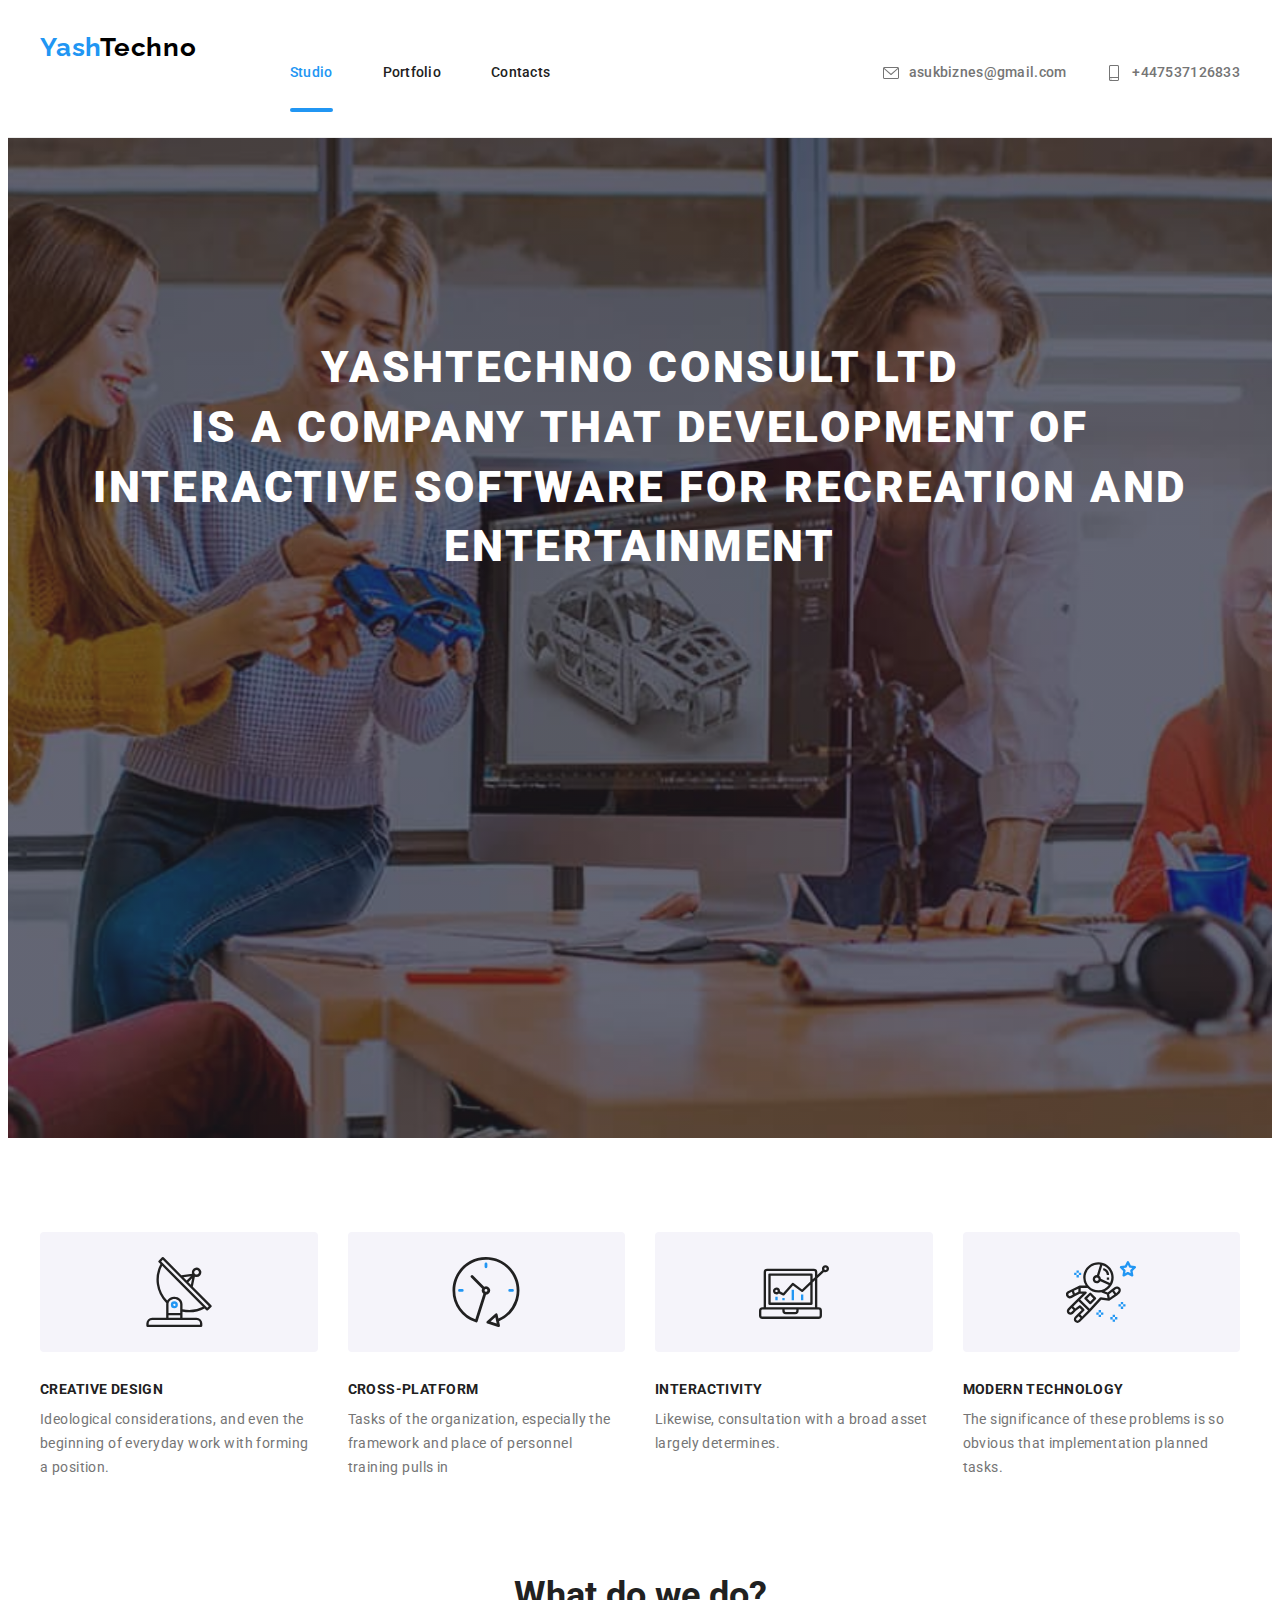
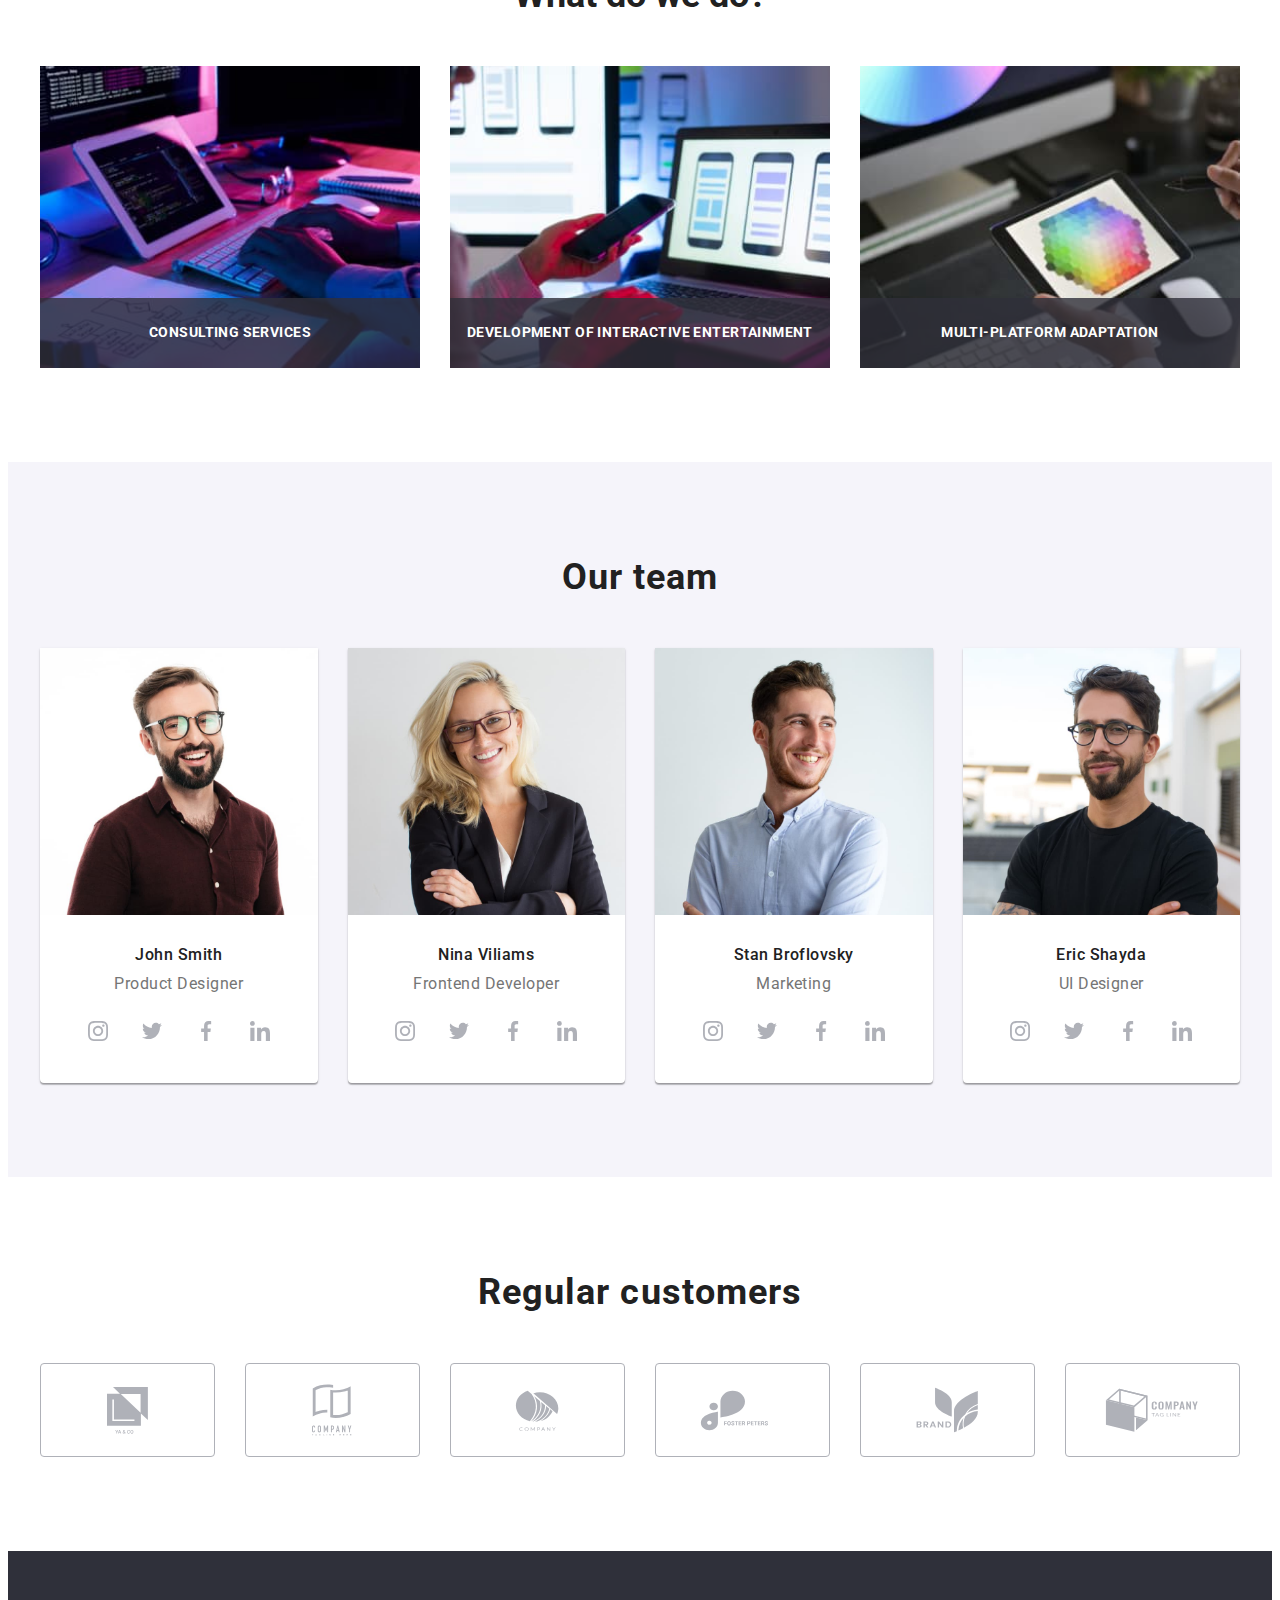
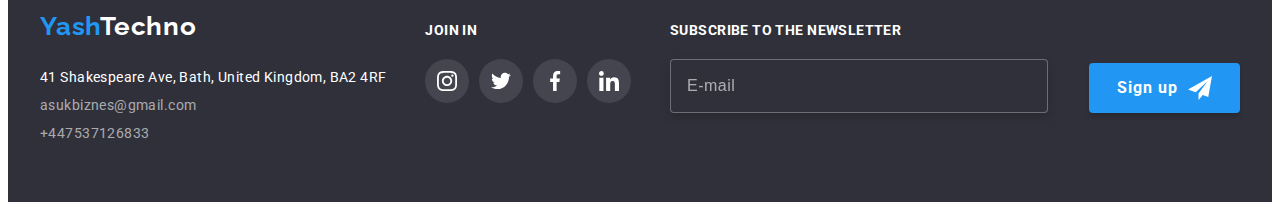
<file: index.html>
<!DOCTYPE html>
<html lang="en">

<head>
  <meta charset="UTF-8">
  <meta http-equiv="X-UA-Compatible" content="IE=edge">
  <meta name="viewport" content="width=device-width, initial-scale=1.0">
  <title>YASH TECHNO</title>
  <link rel="preconnect" href="https://fonts.googleapis.com">
  <link rel="preconnect" href="https://fonts.gstatic.com" crossorigin>
  <link href="https://fonts.googleapis.com/css2?family=Raleway:wght@700&family=Roboto:wght@400;500;700;900&display=swap"
    rel="stylesheet">
  <link rel="stylesheet" href="https://cdnjs.cloudflare.com/ajax/libs/modern-normalize/1.1.0/modern-normalize.min.css"
    integrity="sha512-wpPYUAdjBVSE4KJnH1VR1HeZfpl1ub8YT/NKx4PuQ5NmX2tKuGu6U/JRp5y+Y8XG2tV+wKQpNHVUX03MfMFn9Q=="
    crossorigin="anonymous" referrerpolicy="no-referrer" />
  <link rel="stylesheet" href="./css/main.min.css">
</head>

<body>

  <!--Шапка-->

  <header class="header">
    <div class="container">
      <a href="./index.html" class="logo header__logo" lang="en" rel="noreferrer noopener">Yash<span
          class="logo__span logo__span--black-color">Techno</span>
      </a>
      <button type="button" aria-expanded="false" aria-controls="mobile-menu" class="menu-open js-open-menu">
        <svg width="40" height="40">
          <use href="./images/icons.svg#icon-menu-mob"></use>
        </svg>
      </button>
      <div class="menu-container js-menu-container" id="mobile-menu">
        <button type="button" class="menu-close js-close-menu">
          <svg width="40" height="40">
            <use href="./images/icons.svg#icon-close-mob"></use>
          </svg>
        </button>
        <nav class="mobile-navigation">
          <ul class="mobile-navigation__list">
            <li class="mobile-navigation__items"><a href="./index.html"
                class="mobile-navigation__link mobile-current">Studio</a></li>
            <li class="mobile-navigation__items"><a href="./portfolio.html"
                class="mobile-navigation__link">Portfolio</a></li>
            <li class="mobile-navigation__items"><a href="#contacts" class="mobile-navigation__link">Contacts</a></li>
          </ul>
        </nav>
        <div>
          <ul class="mobile-connection">
            <li class="mobile-connection__item"><a href="tel:+380961111111" class="mobile-connection__tel">
              +447537126833</a></li>
            <li class="mobile-connection__item"><a href="mailto:info@devstudio.com" class="mobile-connection__mail">
                asukbiznes@gmail.com</a></li>
          </ul>
          <ul class="mobile-social">
            <li class="mobile-social__item">
              <a href="" class="mobile-social__link">Instagram</a>
            </li>
            <li class="mobile-social__item">
              <a href="" class="mobile-social__link">Twitter</a>
            </li>
            <li class="mobile-social__item">
              <a href="" class="mobile-social__link">Facebook</a>
            </li>
            <li class="mobile-social__item">
              <a href="" class="mobile-social__link">LinkedIn</a>
            </li>
          </ul>
        </div>
      </div>
      <nav class="navigation">
        <ul class="navigation__list">
          <li class="navigation__items"><a href="./index.html" class="navigation__link current">Studio</a></li>
          <li class="navigation__items"><a href="./portfolio.html" class="navigation__link">Portfolio</a></li>
          <li class="navigation__items"><a href="#contacts" class="navigation__link">Contacts</a></li>
        </ul>
      </nav>
      <ul class="connection">
        <li class="connection__mail"><a href="mailto:info@devstudio.com" class="connection__link">
            <svg width="16" height="16" class="connection__icon">
              <use href="./images/icons.svg#icon-envelope"></use>
            </svg>
            asukbiznes@gmail.com</a></li>
        <li class="connection__tel"><a href="tel:+380961111111" class="connection__link">
            <svg width="16" height="16" class="connection__icon">
              <use href="./images/icons.svg#icon-smartphone"></use>
            </svg>
            +447537126833</a></li>
      </ul>

    </div>
  </header>

  <main>
    <!--Герой-->

    <section class="hero">
      <div class="container">
        <h1 class="hero__title">YASHTECHNO CONSULT LTD <br /> is a company that Development of interactive software for recreation and entertainment</button>
      </div>
    </section>

    <!--Особенности-->

    <section class="features">
      <div class="container">
        <h2 class="visually-hidden">Особливості</h2>
        <ul class="features__list">
          <li class="features__items">
            <div class="features__icon">
              <svg width="70" height="70">
                <use href="./images/icons.svg#icon-antenna"></use>
              </svg>
            </div>
            <h3 class="features__title">Creative Design </h3>
            <p class="features__text">
             Ideological considerations, and even the beginning of everyday work with forming a position.
            </p>
          </li>
          <li class="features__items">
            <div class="features__icon">
              <svg width="70" height="70">
                <use href="./images/icons.svg#icon-clock"></use>
              </svg>
            </div>
            <h3 class="features__title">Cross-Platform</h3>
            <p class="features__text">
             Tasks of the organization, especially the framework and place of personnel training pulls in
            </p>
          </li>
          <li class="features__items">
            <div class="features__icon">
              <svg width="70" height="70">
                <use href="./images/icons.svg#icon-diagram"></use>
              </svg>
            </div>
            <h3 class="features__title">Interactivity</h3>
            <p class="features__text">
             Likewise, consultation with a broad asset largely determines.
            </p>
          </li>
          <li class="features__items">
            <div class="features__icon">
              <svg width="70" height="70">
                <use href="./images/icons.svg#icon-astronaut"></use>
              </svg>
            </div>
            <h3 class="features__title">MODERN TECHNOLOGY</h3>
            <p class="features__text">
             The significance of these problems is so obvious that implementation planned tasks.
            </p>
          </li>
        </ul>
      </div>
    </section>

    <!--Занятость-->

    <section class="busyness">
      <div class="container">
        <h2 class="busyness__title">What do we do?</h2>
        <ul class="busyness__list">
          <li class="busyness__items"><img srcset="./images/box1.jpg 1x, 
              ./images/box1-2x.jpg 2x" src="./images/box1.jpg"
              alt="Крупним планом зображення програміста, що працює на своєму столі в офісі" width="370">
            <h3 class="busyness__description">Consulting Services</h3>
          </li>
          <li class="busyness__items"><img srcset="./images/box2.jpg 1x, 
              ./images/box2-2x.jpg 2x" src="./images/box2.jpg"
              alt="Веб-дизайнер інтерфейсу користувача розробляє додаток для смартфонів" width="370">
            <h3 class="busyness__description">Development of Interactive Entertainment</h3>
          </li>
          <li class="busyness__items"><img srcset="./images/box3.jpg 1x, 
              ./images/box3-2x.jpg 2x" src="./images/box3.jpg"
              alt="Креативний художник веб-дизайну працює над вибором кольору на графічний планшет" width="370">
            <h3 class="busyness__description">Multi-Platform Adaptation</h3>
          </li>
        </ul>
      </div>
    </section>

    <!--Команда-->

    <section class="team">
      <div class="container">
        <h2 class="team__title">Our team</h2>
        <ul class="team__list">
          <li class="team__items">
            <picture>
              <source srcset="./images/k1.jpg 1x,
               ./images/k1-2x.jpg 2x" media="(min-width:1200px)">
              <source srcset="./images/k1-tab.jpg 1x,
               ./images/k1-tab-2x.jpg 2x" media="(min-width:768px)">
              <source srcset="./images/k1-mob.jpg 1x,
               ./images/k1-mob-2x.jpg 2x" media="(min-width:480px)">
              <img srcset="./images/k1.jpg 1x, 
              ./images/k1-2x.jpg 2x" src="./images/k1.jpg" alt="фотографія Ігоря Дем'яненка" width="270">
            </picture>
            <h3 class="team__name">John Smith</h3>
            <p class="team__profession">Product Designer</p>
            <ul class="social team__social">
              <li class="social__items"><a href="https://www.instagram.com/" class="social__link"><svg width="20" height="20"
                    class="social__icons">
                    <use href="./images/icons.svg#icon-instagram"></use>
                  </svg></a></li>
              <li class="social__items"><a href=" https://twitter.com/" class="social__link"><svg width="20" height="20"
                    class="social__icons">
                    <use href="./images/icons.svg#icon-twitter"></use>
                  </svg></a></li>
              <li class="social__items"><a href="https://www.facebook.com/" class="social__link"><svg width="20" height="20"
                    class="social__icons">
                    <use href="./images/icons.svg#icon-facebook"></use>
                  </svg></a></li>
              <li class="social__items"><a href="https://www.linkedin.com/" class="social__link"><svg width="20" height="20"
                    class="social__icons">
                    <use href="./images/icons.svg#icon-linkedin"></use>
                  </svg></a></li>
            </ul>
          </li>
          <li class="team__items">
            <picture>
              <source srcset="./images/k2.jpg 1x,
              ./images/k2-2x.jpg 2x" media="(min-width:1200px)">
              <source srcset="./images/k2-tab.jpg 1x,
              ./images/k2-tab-2x.jpg 2x" media="(min-width:768px)">
              <source srcset="./images/k2-mob.jpg 1x,
              ./images/k2-mob-2x.jpg 2x" media="(min-width:480px)">
              <img srcset="./images/k2.jpg 1x, 
              ./images/k2-2x.jpg 2x" src="./images/k2.jpg" alt="фотографія Ольги Репиной" width="270">
            </picture>
            <h3 class="team__name">Nina Viliams</h3>
            <p class="team__profession">Frontend Developer</p>
            <ul class="social team__social">
              <li class="social__items"><a href="https://www.instagram.com/" class="social__link"><svg width="20" height="20"
                    class="social__icons">
                    <use href="./images/icons.svg#icon-instagram"></use>
                  </svg></a></li>
              <li class="social__items"><a href=" https://twitter.com/" class="social__link"><svg width="20" height="20"
                    class="social__icons">
                    <use href="./images/icons.svg#icon-twitter"></use>
                  </svg></a></li>
              <li class="social__items"><a href="https://www.facebook.com/" class="social__link"><svg width="20" height="20"
                    class="social__icons">
                    <use href="./images/icons.svg#icon-facebook"></use>
                  </svg></a></li>
              <li class="social__items"><a href="https://www.linkedin.com/" class="social__link"><svg width="20" height="20"
                    class="social__icons">
                    <use href="./images/icons.svg#icon-linkedin"></use>
                  </svg></a></li>
            </ul>
          </li>
          <li class="team__items">
            <picture>
              <source srcset="./images/k3.jpg 1x,
              ./images/k3-2x.jpg 2x" media="(min-width:1200px)">
              <source srcset="./images/k3-tab.jpg 1x,
              ./images/k3-tab-2x.jpg 2x" media="(min-width:768px)">
              <source srcset="./images/k3-mob.jpg 1x,
              ./images/k3-mob-2x.jpg 2x" media="(min-width:480px)">
              <img srcset="./images/k3.jpg 1x,
              ./images/k3-2x.jpg 2x" src="./images/k3.jpg" alt="фотографія Миколи Тарасова" width="270">
            </picture>
            <h3 class="team__name">Stan Broflovsky</h3>
            <p class="team__profession">Marketing</p>
            <ul class="social team__social">
              <li class="social__items"><a href="https://www.instagram.com/" class="social__link"><svg width="20" height="20"
                    class="social__icons">
                    <use href="./images/icons.svg#icon-instagram"></use>
                  </svg></a></li>
              <li class="social__items"><a href=" https://twitter.com/" class="social__link"><svg width="20" height="20"
                    class="social__icons">
                    <use href="./images/icons.svg#icon-twitter"></use>
                  </svg></a></li>
              <li class="social__items"><a href="https://www.facebook.com/" class="social__link"><svg width="20" height="20"
                    class="social__icons">
                    <use href="./images/icons.svg#icon-facebook"></use>
                  </svg></a></li>
              <li class="social__items"><a href="https://www.linkedin.com/" class="social__link"><svg width="20" height="20"
                    class="social__icons">
                    <use href="./images/icons.svg#icon-linkedin"></use>
                  </svg></a></li>
            </ul>
          </li>
          <li class="team__items">
            <picture>
              <source srcset="./images/k4.jpg 1x,
              ./images/k4-2x.jpg 2x" media="(min-width:1200px)">
              <source srcset="./images/k4-tab.jpg 1x,
              ./images/k4-tab-2x.jpg 2x" media="(min-width:768px)">
              <source srcset="./images/k4-mob.jpg 1x,
              ./images/k4-mob-2x.jpg 2x" media="(min-width:480px)">
              <img srcset="./images/k4.jpg 1x, 
              ./images/k4-2x.jpg 2x" src="./images/k4.jpg" alt="фотографія Михайла Єрмакова" width="270">
            </picture>
            <h3 class="team__name">Eric Shayda</h3>
            <p class="team__profession">UI Designer</p>
            <ul class="social team__social">
              <li class="social__items"><a href="https://www.instagram.com/" class="social__link"><svg width="20" height="20"
                    class="social__icons">
                    <use href="./images/icons.svg#icon-instagram"></use>
                  </svg></a></li>
              <li class="social__items"><a href=" https://twitter.com/" class="social__link"><svg width="20" height="20"
                    class="social__icons">
                    <use href="./images/icons.svg#icon-twitter"></use>
                  </svg></a></li>
              <li class="social__items"><a href="https://www.facebook.com/" class="social__link"><svg width="20" height="20"
                    class="social__icons">
                    <use href="./images/icons.svg#icon-facebook"></use>
                  </svg></a></li>
              <li class="social__items"><a href="https://www.linkedin.com/" class="social__link"><svg width="20" height="20"
                    class="social__icons">
                    <use href="./images/icons.svg#icon-linkedin"></use>
                  </svg></a></li>
            </ul>
          </li>
        </ul>
      </div>
    </section>

    <!--Постійні клієнти-->

    <section class="clients">
      <div class="container">
        <h2 class="clients__title">Regular customers</h2>
        <ul class="clients__list">
          <li class="clients__items">
            <a href="" class="clients__link">
              <svg class="clients__icon" width="41" height="47">
                <use href="./images/icons.svg#icon-logo1"></use>
              </svg>
            </a>
          </li>
          <li class="clients__items">
            <a href="" class="clients__link">
              <svg class="clients__icon" width="40" height="52">
                <use href="./images/icons.svg#icon-logo2"></use>
              </svg>
            </a>
          </li>
          <li class="clients__items">
            <a href="" class="clients__link">
              <svg class="clients__icon" width="44" height="41">
                <use href="./images/icons.svg#icon-logo3"></use>
              </svg>
            </a>
          </li>
          <li class="clients__items">
            <a href="" class="clients__link">
              <svg class="clients__icon" width="85" height="41">
                <use href="./images/icons.svg#icon-logo4"></use>
              </svg>
            </a>
          </li>
          <li class="clients__items">
            <a href="" class="clients__link">
              <svg class="clients__icon" width="63" height="46">
                <use href="./images/icons.svg#icon-logo5"></use>
              </svg>
            </a>
          </li>
          <li class="clients__items">
            <a href="" class="clients__link">
              <svg class="clients__icon" width="94" height="44">
                <use href="./images/icons.svg#icon-logo6"></use>
              </svg>
            </a>
          </li>
        </ul>
      </div>
    </section>
  </main>

  <!--Подвал-->

  <footer class="footer">
    <div class="container">
      <div class="footer-contact">
        <address id="contacts" class="address">
          <a href="./index.html" lang="en" rel="noreferrer noopener" class="logo address__logo">Yash<span
              class="logo__span logo__span--white-color">Techno</span>
          </a>
          <ul class="address__list">
            <li class="address__items">41 Shakespeare Ave, Bath, United Kingdom, BA2 4RF</li>
            <li>
              <a href="mailto:info@devstudio.com" class="address__mail"> asukbiznes@gmail.com</a>
            </li>
            <li>
              <a href="tel:+380961111111" class="address__tel">+447537126833</a>
            </li>
          </ul>
        </address>
        <div class="join">
          <h2 class="join__title">JOIN IN</h2>
          <ul class="social">
            <li class="social__items social__items--grey-background"><a href="https://www.linkedin.com/"
                class="social__link social__link--white-color">
                <svg width="20" height="20" class="social__icons">
                  <use href="./images/icons.svg#icon-instagram"></use>
                </svg>
              </a></li>
            <li class="social__items social__items--grey-background"><a href="https://www.linkedin.com/"
                class="social__link social__link--white-color">
                <svg width="20" height="20" class="social__icons">
                  <use href="./images/icons.svg#icon-twitter"></use>
                </svg>
              </a></li>
            <li class="social__items social__items--grey-background"><a href="https://www.linkedin.com/"
                class="social__link social__link--white-color">
                <svg width="20" height="20" class="social__icons">
                  <use href="./images/icons.svg#icon-facebook"></use>
                </svg>
              </a></li>
            <li class="social__items social__items--grey-background"><a href="https://www.linkedin.com/"
                class="social__link social__link--white-color">
                <svg width="20" height="20" class="social__icons">
                  <use href="./images/icons.svg#icon-linkedin"></use>
                </svg>
              </a></li>
          </ul>
        </div>
        <div class="subscribe">
          <form class="subscribe__form">
            <label for="mail" class="subscribe__label">
SUBSCRIBE TO THE NEWSLETTER</label>
            <input type="email" name="email" id="mail" placeholder="E-mail" class="subscribe__input">
            <button type="submit" class="subscribe__btn">Sign up
              <svg width="24" height="24" class="subscribe__icon">
                <use href="./images/icons.svg#icon-telegram"></use>
            </button>
          </form>
        </div>
      </div>
    </div>
  </footer>

  <!--Модалка-->

  <div class="backdrop is-hidden" data-modal>
    <div class="modal">
      <button class="close" data-modal-close><svg width="18" height="18" class="close__icon">
          <use href="./images/icons.svg#icon-close-black"></use>
        </svg></button>
      <form name="modal-form" class="form">
        <h2 class="form__title">Leave your details, we will call you back</h2>
        <div class="form__field">
          <label for="name" class="form__label">Name</label>
          <div class="form__wrapper">
            <input type="text" name="name" id="name" class="form__input">
            <svg class="form__icon" width="18" height="18">
              <use href="./images/icons.svg#icon-person-black"></use>
          </div>
        </div>
        <div class="form__field">
          <label for="tel" class="form__label">Phone</label>
          <div class="form__wrapper">
            <input type="tel" name="phone-number" id="tel" class="form__input">
            <svg class="form__icon" width="18" height="18">
              <use href="./images/icons.svg#icon-phone-black"></use>
          </div>
        </div>
        <div class="form__field">
          <label for="modal-mail" class="form__label">Mail</label>
          <div class="form__wrapper">
            <input type="email" name="email" id="modal-mail" class="form__input">
            <svg class="form__icon" width="18" height="18">
              <use href="./images/icons.svg#icon-email-black"></use>
          </div>
        </div>
        <div class="form__comment">
          <label for="comment" class="form__label">Comment</label>
          <textarea name="comment" id="comment" placeholder="Enter the text" class="form__textarea"></textarea>
        </div>
        <div class="form__checkbox">
          <input type="checkbox" name="modal-checkbox" id="checkbox" class="form__checkbox-input visually-hidden">
          <label for="checkbox" class="form__checkbox-label"><span>
              I agree with the mailing and accept it <a href="" class="form__link">Conditions of the contract Send</a>
            </span>
          </label>
        </div>
        <div class="form__button">
          <button type="submit" class="form__btn">Send</button>
        </div>
      </form>
    </div>
  </div>

  <script src="./js/modal.js"></script>
  <script src="./js/mobile-menu.js"></script>
</body>

</html>
</file>
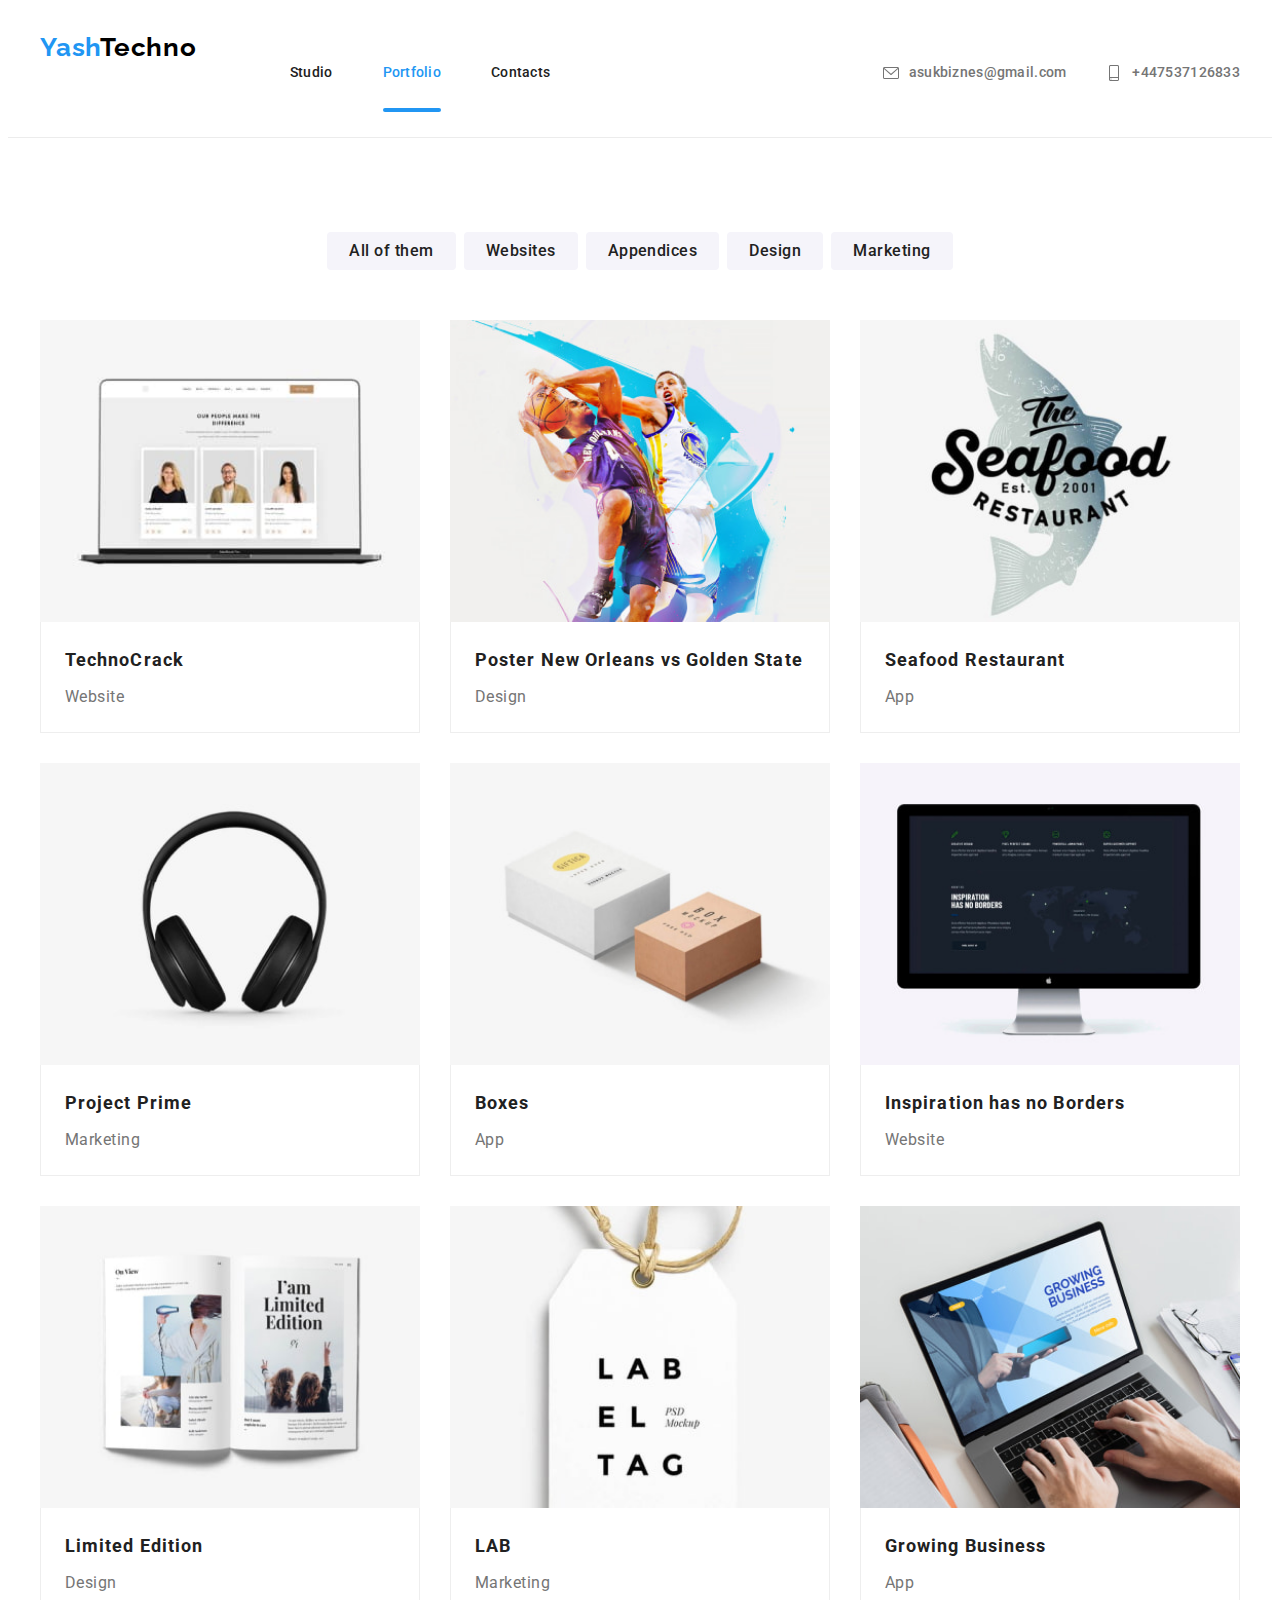
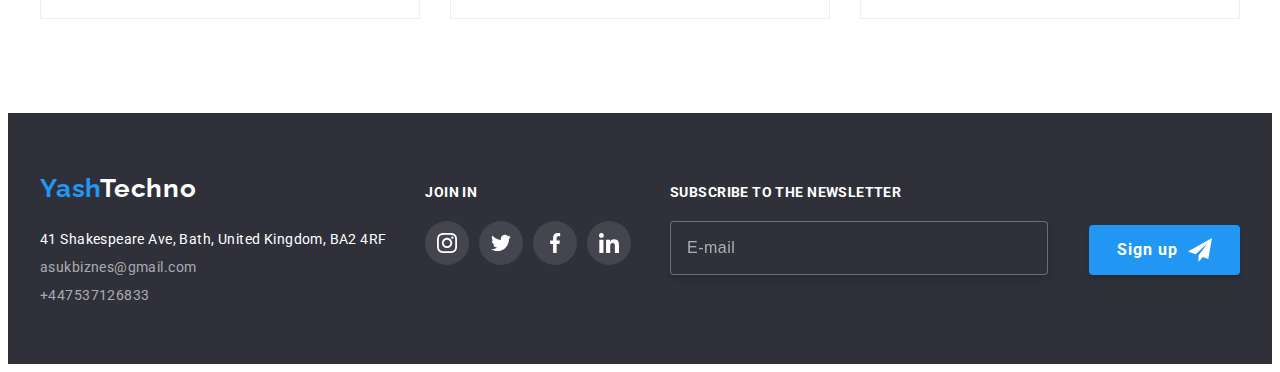
<file: portfolio.html>
<!DOCTYPE html>
<html lang="uk">

<head>
  <meta charset="UTF-8">
  <meta http-equiv="X-UA-Compatible" content="IE=edge">
  <meta name="viewport" content="width=device-width, initial-scale=1.0">
  <title>YASH TECHNO</title>
  <link rel="preconnect" href="https://fonts.googleapis.com">
  <link rel="preconnect" href="https://fonts.gstatic.com" crossorigin>
  <link href="https://fonts.googleapis.com/css2?family=Raleway:wght@700&family=Roboto:wght@400;500;700;900&display=swap"
    rel="stylesheet">
  <link rel="stylesheet" href="https://cdnjs.cloudflare.com/ajax/libs/modern-normalize/1.1.0/modern-normalize.min.css"
    integrity="sha512-wpPYUAdjBVSE4KJnH1VR1HeZfpl1ub8YT/NKx4PuQ5NmX2tKuGu6U/JRp5y+Y8XG2tV+wKQpNHVUX03MfMFn9Q=="
    crossorigin="anonymous" referrerpolicy="no-referrer" />
  <link rel="stylesheet" href="./css/main.min.css">
</head>

<body>
  <!--Шапка-->
 <header class="header">
    <div class="container">
      <a href="./index.html" class="logo header__logo" lang="en" rel="noreferrer noopener">Yash<span
          class="logo__span logo__span--black-color">Techno</span>
      </a>
      <button type="button" aria-expanded="false" aria-controls="mobile-menu" class="menu-open js-open-menu">
        <svg width="40" height="40">
          <use href="./images/icons.svg#icon-menu-mob"></use>
        </svg>
      </button>
      <div class="menu-container js-menu-container" id="mobile-menu">
        <button type="button" class="menu-close js-close-menu">
          <svg width="40" height="40">
            <use href="./images/icons.svg#icon-close-mob"></use>
          </svg>
        </button>
        <nav class="mobile-navigation">
          <ul class="mobile-navigation__list">
            <li class="mobile-navigation__items mobile-current"><a href="./index.html"
                class="mobile-navigation__link ">Studio</a></li>
            <li class="mobile-navigation__items"><a href="./portfolio.html"
                class="mobile-navigation__link">Portfolio</a></li>
            <li class="mobile-navigation__items"><a href="#contacts" class="mobile-navigation__link">Contacts</a></li>
          </ul>
        </nav>
        <div>
          <ul class="mobile-connection">
            <li class="mobile-connection__item"><a href="tel:+380961111111" class="mobile-connection__tel">
                +447360495016</a></li>
            <li class="mobile-connection__item"><a href="mailto:info@devstudio.com" class="mobile-connection__mail">
                androsukbiznes@gmail.com</a></li>
          </ul>
          <ul class="mobile-social">
            <li class="mobile-social__item">
              <a href="" class="mobile-social__link">Instagram</a>
            </li>
            <li class="mobile-social__item">
              <a href="" class="mobile-social__link">Twitter</a>
            </li>
            <li class="mobile-social__item">
              <a href="" class="mobile-social__link">Facebook</a>
            </li>
            <li class="mobile-social__item">
              <a href="" class="mobile-social__link">LinkedIn</a>
            </li>
          </ul>
        </div>
      </div>
      <nav class="navigation">
        <ul class="navigation__list">
          <li class="navigation__items"><a href="./index.html" class="navigation__link ">Studio</a></li>
          <li class="navigation__items"><a href="./portfolio.html" class="navigation__link current">Portfolio</a></li>
          <li class="navigation__items"><a href="#contacts" class="navigation__link">Contacts</a></li>
        </ul>
      </nav>
      <ul class="connection">
        <li class="connection__mail"><a href="mailto:info@devstudio.com" class="connection__link">
            <svg width="16" height="16" class="connection__icon">
              <use href="./images/icons.svg#icon-envelope"></use>
            </svg>
            asukbiznes@gmail.com</a></li>
        <li class="connection__tel"><a href="tel:+380961111111" class="connection__link">
            <svg width="16" height="16" class="connection__icon">
              <use href="./images/icons.svg#icon-smartphone"></use>
            </svg>
            +447537126833</a></li>
      </ul>

    </div>
  </header>

  <main>
  <!--Основний контент-->

  <main>

    <!--Проєкти-->

    <section class="projects">
      <div class="container">
        <h1 class="visually-hidden">Проєкти</h1>
        <ul class="projects__list">
          <li class="projects__items"><button type="button" class="projects__btn">All of them</button></li>
          <li class="projects__items"><button type="button" class="projects__btn">Websites</button></li>
          <li class="projects__items"><button type="button" class="projects__btn">Appendices</button></li>
          <li class="projects__items"><button type="button" class="projects__btn">Design</button></li>
          <li class="projects__items"><button type="button" class="projects__btn">Marketing</button></li>
        </ul>
        <ul class="projects__gallery">
          <li class="projects__items-gallery">
            <a href="" class="projects__link">
              <div class="projects__foto">
                <picture>
                  <source srcset="./images/group1.jpg 1x,
                  ./images/group1-2x.jpg 2x" media="(min-width:1200px)">
                  <source srcset="./images/group1-tab.jpg 1x,
                  ./images/group1-tab-2x.jpg 2x" media="(min-width:768px)">
                  <source srcset="./images/group1-mob.jpg 1x,
                  ./images/group1-mob-2x.jpg 2x" media="(min-width:480px)">
                  <img srcset="./images/group1.jpg 1x,
                  ./images/group1-2x.jpg 2x" src="./images/group1.jpg" alt="зображення людей на екрані ноутбука">
                </picture>
                <p class="projects__text">Consultations on Information Technology: Our company specializes in providing expert advice and guidance on information technology solutions. 
                </p>
              </div>
              <div class="projects__description">
                <h2 class="projects__title">TechnoCrack</h2>
                <p class="projects__direction">Website</p>
              </div>
            </a>
          </li>
          <li class="projects__items-gallery">
            <a href="" class="projects__link">
              <div class="projects__foto">
                <picture>
                  <source srcset="./images/group2.jpg 1x,
                  ./images/group2-2x.jpg 2x" media="(min-width:1200px)">
                  <source srcset="./images/group2-tab.jpg 1x,
                  ./images/group2-tab-2x.jpg 2x" media="(min-width:768px)">
                  <source srcset="./images/group2-mob.jpg 1x,
                  ./images/group2-mob-2x.jpg 2x" media="(min-width:480px)">
                  <img srcset="./images/group2.jpg 1x,
                  ./images/group2-2x.jpg 2x" src="./images/group2.jpg"
                    alt="зображення постера на якому нарисовані баскетболісти">
                </picture>
                <p class="projects__text">Consultations on Information Technology: Our company specializes in providing expert advice and guidance on information technology solutions. 
                </p>
              </div>
              <div class="projects__description">
                <h2 class="projects__title">Poster New Orleans vs Golden State</h2>
                <p class="projects__direction">Design</p>
              </div>
            </a>
          </li>
          <li class="projects__items-gallery">
            <a href="" class="projects__link">
              <div class="projects__foto">
                <picture>
                  <source srcset="./images/group3.jpg 1x,
                  ./images/group3-2x.jpg 2x" media="(min-width:1200px)">
                  <source srcset="./images/group3-tab.jpg 1x,
                  ./images/group3-tab-2x.jpg 2x" media="(min-width:768px)">
                  <source srcset="./images/group3-mob.jpg 1x,
                  ./images/group3-mob-2x.jpg 2x" media="(min-width:480px)">
                  <img srcset="./images/group3.jpg 1x,
                  ./images/group3-2x.jpg 2x" src="./images/group2.jpg" alt="зображення емблеми рибного ресторану">
                </picture>
                <p class="projects__text">Consultations on Information Technology: Our company specializes in providing expert advice and guidance on information technology solutions. 
                </p>
              </div>
              <div class="projects__description">
                <h2 class="projects__title">Seafood Restaurant</h2>
                <p class="projects__direction">App</p>
              </div>
            </a>
          </li>
          <li class="projects__items-gallery">
            <a href="" class="projects__link">
              <div class="projects__foto">
                <picture>
                  <source srcset="./images/group4.jpg 1x,
                  ./images/group4-2x.jpg 2x" media="(min-width:1200px)">
                  <source srcset="./images/group4-tab.jpg 1x,
                  ./images/group4-tab-2x.jpg 2x" media="(min-width:768px)">
                  <source srcset="./images/group4-mob.jpg 1x,
                  ./images/group4-mob-2x.jpg 2x" media="(min-width:480px)">
                  <img srcset="./images/group4.jpg 1x,
                  ./images/group4-2x.jpg 2x" src="./images/group4.jpg" alt="зображення навушників">
                </picture>
                <p class="projects__text">Consultations on Information Technology: Our company specializes in providing expert advice and guidance on information technology solutions. 
                </p>
              </div>
              <div class="projects__description">
                <h2 class="projects__title">Project Prime</h2>
                <p class="projects__direction">Marketing</p>
              </div>
            </a>
          </li>
          <li class="projects__items-gallery">
            <a href="" class="projects__link">
              <div class="projects__foto">
                <picture>
                  <source srcset="./images/group5.jpg 1x,
                  ./images/group5-2x.jpg 2x" media="(min-width:1200px)">
                  <source srcset="./images/group5-tab.jpg 1x,
                  ./images/group5-tab-2x.jpg 2x" media="(min-width:768px)">
                  <source srcset="./images/group5-mob.jpg 1x,
                  ./images/group5-mob-2x.jpg 2x" media="(min-width:480px)">
                  <img srcset="./images/group5.jpg 1x,
                  ./images/group5-2x.jpg 2x" src="./images/group5.jpg" alt="зображення коробок">
                </picture>
                <p class="projects__text">Consultations on Information Technology: Our company specializes in providing expert advice and guidance on information technology solutions. 
                </p>
              </div>
              <div class="projects__description">
                <h2 class="projects__title"> Boxes</h2>
                <p class="projects__direction">App</p>
              </div>
            </a>
          </li>
          <li class="projects__items-gallery">
            <a href="" class="projects__link">
              <div class="projects__foto">
                <picture>
                  <source srcset="./images/group6.jpg 1x,
                  ./images/group6-2x.jpg 2x" media="(min-width:1200px)">
                  <source srcset="./images/group6-tab.jpg 1x,
                  ./images/group6-tab-2x.jpg 2x" media="(min-width:768px)">
                  <source srcset="./images/group6-mob.jpg 1x,
                  ./images/group6-mob-2x.jpg 2x" media="(min-width:480px)">
                  <img srcset="./images/group6.jpg 1x,
                  ./images/group6-2x.jpg 2x" src="./images/group6.jpg" alt="зображення Imac">
                </picture>
                <p class="projects__text">Consultations on Information Technology: Our company specializes in providing expert advice and guidance on information technology solutions. 
                </p>
              </div>
              <div class="projects__description">
                <h2 class="projects__title">Inspiration has no Borders</h2>
                <p class="projects__direction">Website</p>
              </div>
            </a>
          </li>
          <li class="projects__items-gallery">
            <a href="" class="projects__link">
              <div class="projects__foto">
                <picture>
                  <source srcset="./images/group7.jpg 1x,
                  ./images/group7-2x.jpg 2x" media="(min-width:1200px)">
                  <source srcset="./images/group7-tab.jpg 1x,
                  ./images/group7-tab-2x.jpg 2x" media="(min-width:768px)">
                  <source srcset="./images/group7-mob.jpg 1x,
                  ./images/group7-mob-2x.jpg 2x" media="(min-width:480px)">
                  <img srcset="./images/group7.jpg 1x,
                  ./images/group7-2x.jpg 2x" src="./images/group7.jpg" alt="зображення розкритої книги">
                </picture>
                <p class="projects__text">Consultations on Information Technology: Our company specializes in providing expert advice and guidance on information technology solutions. 
                </p>
              </div>
              <div class="projects__description">
                <h2 class="projects__title"> Limited Edition</h2>
                <p class="projects__direction">Design</p>
              </div>
            </a>
          </li>
          <li class="projects__items-gallery">
            <a href="" class="projects__link">
              <div class="projects__foto">
                <picture>
                  <source srcset="./images/group8.jpg 1x,
                  ./images/group8-2x.jpg 2x" media="(min-width:1200px)">
                  <source srcset="./images/group8-tab.jpg 1x,
                  ./images/group8-tab-2x.jpg 2x" media="(min-width:768px)">
                  <source srcset="./images/group8-mob.jpg 1x,
                  ./images/group8-mob-2x.jpg 2x" media="(min-width:480px)">
                  <img srcset="./images/group8.jpg 1x,
                  ./images/group8-2x.jpg 2x" src="./images/group8.jpg" alt="зображення бирки">
                </picture>
                <p class="projects__text">Consultations on Information Technology: Our company specializes in providing expert advice and guidance on information technology solutions. 
                </p>
              </div>
              <div class="projects__description">
                <h2 class="projects__title"> LAB</h2>
                <p class="projects__direction">Marketing</p>
              </div>
            </a>
          </li>
          <li class="projects__items-gallery">
            <a href="" class="projects__link">
              <div class="projects__foto">
                <picture>
                  <source srcset="./images/group9.jpg 1x,
                  ./images/group9-2x.jpg 2x" media="(min-width:1200px)">
                  <source srcset="./images/group9-tab.jpg 1x,
                  ./images/group9-tab-2x.jpg 2x" media="(min-width:768px)">
                  <source srcset="./images/group9-mob.jpg 1x,
                  ./images/group9-mob-2x.jpg 2x" media="(min-width:480px)">
                  <img srcset="./images/group9.jpg 1x,
                  ./images/group9-2x.jpg 2x" src="./images/group9.jpg" alt="зображення ноутбука з рекламою">
                </picture>
                <p class="projects__text">Consultations on Information Technology: Our company specializes in providing expert advice and guidance on information technology solutions. 
                </p>
              </div>
              <div class="projects__description">
                <h2 class="projects__title">Growing Business</h2>
                <p class="projects__direction">App</p>
              </div>
            </a>
          </li>
        </ul>
      </div>
    </section>

  </main>

  <!--Подвал-->
  <footer class="footer">
    <div class="container">
      <div class="footer-contact">
        <address id="contacts" class="address">
          <a href="./index.html" lang="en" rel="noreferrer noopener" class="logo address__logo">Yash<span
              class="logo__span logo__span--white-color">Techno</span>
          </a>
          <ul class="address__list">
            <li class="address__items">41 Shakespeare Ave, Bath, United Kingdom, BA2 4RF</li>
            <li>
              <a href="mailto:info@devstudio.com" class="address__mail">asukbiznes@gmail.com</a>
            </li>
            <li>
              <a href="tel:+380961111111" class="address__tel">+447537126833</a>
            </li>
          </ul>
        </address>
        <div class="join">
          <h2 class="join__title">JOIN IN</h2>
          <ul class="social">
            <li class="social__items social__items--grey-background"><a href="https://www.linkedin.com/"
                class="social__link social__link--white-color">
                <svg width="20" height="20" class="social__icons">
                  <use href="./images/icons.svg#icon-instagram"></use>
                </svg>
              </a></li>
            <li class="social__items social__items--grey-background"><a href="https://www.linkedin.com/"
                class="social__link social__link--white-color">
                <svg width="20" height="20" class="social__icons">
                  <use href="./images/icons.svg#icon-twitter"></use>
                </svg>
              </a></li>
            <li class="social__items social__items--grey-background"><a href="https://www.linkedin.com/"
                class="social__link social__link--white-color">
                <svg width="20" height="20" class="social__icons">
                  <use href="./images/icons.svg#icon-facebook"></use>
                </svg>
              </a></li>
            <li class="social__items social__items--grey-background"><a href="https://www.linkedin.com/"
                class="social__link social__link--white-color">
                <svg width="20" height="20" class="social__icons">
                  <use href="./images/icons.svg#icon-linkedin"></use>
                </svg>
              </a></li>
          </ul>
        </div>
        <div class="subscribe">
          <form class="subscribe__form">
            <label for="mail" class="subscribe__label">
SUBSCRIBE TO THE NEWSLETTER</label>
            <input type="email" name="email" id="mail" placeholder="E-mail" class="subscribe__input">
            <button type="submit" class="subscribe__btn">Sign up
              <svg width="24" height="24" class="subscribe__icon">
                <use href="./images/icons.svg#icon-telegram"></use>
            </button>
          </form>
        </div>
      </div>
    </div>
  </footer>

  <script src="./js/mobile-menu.js"></script>
</body>

</html>
</file>
<file: css/main.min.css>
p,h1,h2,h3,h4,h5,h6{margin:0px}img{display:block;width:100%;height:auto}body{font-family:"Roboto",sans-serif;color:#212121;background-color:#fff}.address__list,.projects__gallery,.projects__list,.clients__list,.social,.team__list,.busyness__list,.features__list,.connection,.navigation__list,.mobile-social,.mobile-connection,.mobile-navigation__list{margin:0px;padding-left:0px;list-style:none}.address__tel,.address__mail,.projects__link,.clients__link,.social__link,.connection__link,.navigation__link,.mobile-social__link,.mobile-connection__mail,.mobile-connection__tel,.mobile-navigation__link,.logo{text-decoration:none}.busyness__title{font-size:36px;line-height:1.17}.busyness{padding:94px 0px}.form__btn,.subscribe__btn,.hero__btn{box-shadow:0px 4px 4px rgba(0,0,0,.15);border-radius:4px;border:0px;font-weight:700;font-size:16px;line-height:1.88;align-items:center;text-align:center;letter-spacing:.06em;color:#fff;font-family:inherit;cursor:pointer}.visually-hidden{position:absolute;width:1px;height:1px;margin:-1px;border:0;padding:0;white-space:nowrap;overflow:hidden;opacity:0}.container{width:100%;padding:0px 15px;margin:0px auto}@media screen and (min-width: 480px){.container{width:480px}}@media screen and (min-width: 768px){.container{width:768px}}@media screen and (min-width: 1200px){.container{width:1200px}}.logo{font-family:"Raleway",sans-serif;font-weight:700;font-size:24px;line-height:1.17;letter-spacing:0.03em;color:#2196f3}@media screen and (min-width: 1200px){.logo{font-size:26px;line-height:1.19;letter-spacing:.03em}}.logo__span{font-family:"Raleway",sans-serif;font-weight:700;font-size:24px;line-height:1.17;letter-spacing:0.03em}@media screen and (min-width: 1200px){.logo__span{font-size:26px;line-height:1.19;letter-spacing:.03em}}.logo__span--black-color{color:#000}.logo__span--white-color{color:#fff}.menu-container{position:fixed;top:0;left:0;width:100vw;height:100vh;z-index:999;display:flex;flex-direction:column;justify-content:space-between;background-color:#fff;transform:translateY(100%);transition:transform 250ms cubic-bezier(0.4, 0, 0.2, 1)}@media screen and (min-width: 768px){.menu-container{display:none}}.menu-container.is-open{transform:translateY(0)}.menu-close{position:absolute;top:10px;right:15px;display:flex;justify-content:center;align-items:center;border:0;background-color:rgba(0,0,0,0);cursor:pointer}.menu-close:hover,.menu-close:focus{fill:#2196f3}@media screen and (min-width: 768px){.menu-close{display:none}}.mobile-navigation__list{padding-top:48px;padding-left:40px}.mobile-navigation__items:not(:last-child){margin-bottom:32px}.mobile-navigation__link{font-weight:500;font-size:40px;line-height:1.18;letter-spacing:0.02em;color:#212121}.mobile-navigation__link:hover,.mobile-navigation__link:focus{color:#2196f3}.mobile-connection{padding-left:40px;padding-bottom:64px}.mobile-connection__item:not(:last-child){margin-bottom:32px}.mobile-connection__tel{font-weight:500;font-size:34px;line-height:1.18;letter-spacing:0.02em;color:#2196f3}.mobile-connection__mail{font-weight:500;font-size:24px;line-height:1.17;letter-spacing:0.02em;color:#757575}.mobile-social{display:flex;flex-wrap:wrap;padding-left:40px;padding-bottom:48px}.mobile-social__item{position:relative}.mobile-social__item:not(:last-child){margin-right:20px}.mobile-social__item:not(:last-child)::after{content:"";position:absolute;display:block;left:100%;top:50%;width:22px;height:0px;border:1px solid rgba(33,33,33,.2);transform:rotate(90deg)}.mobile-social__link{font-weight:500;font-size:18px;line-height:1.22;letter-spacing:0.02em;color:#2196f3}.mobile-current{color:#2196f3}.navigation{display:none}@media screen and (min-width: 768px){.navigation{display:flex}}.navigation__list{display:flex}.navigation__items:not(:last-child){margin-right:50px}.navigation__link{position:relative;display:block;padding-top:32px;padding-bottom:32px;font-weight:500;font-size:14px;line-height:1.14;letter-spacing:0.02em;color:#212121;transition:color 250ms cubic-bezier(0.4, 0, 0.2, 1)}.navigation__link:hover,.navigation__link:focus{color:#2196f3}.navigation__link.current::after{content:"";position:absolute;left:0;bottom:0;display:block;width:100%;height:4px;background-color:#2196f3;border-radius:2px}.current{color:#2196f3}.connection{display:none}@media screen and (min-width: 768px){.connection{display:flex;flex-wrap:wrap;align-items:center;margin-left:92px;padding-top:21px;padding-bottom:21px}}@media screen and (min-width: 1200px){.connection{margin-left:auto;padding-top:32px;padding-bottom:32px}}.connection__mail{margin-bottom:10px}@media screen and (min-width: 1200px){.connection__mail{margin-bottom:0;margin-right:40px}}.connection__link{display:flex;align-items:center;font-weight:500;font-size:12px;line-height:1.17;letter-spacing:0.02em;color:#757575;transition:color 250ms cubic-bezier(0.4, 0, 0.2, 1)}.connection__link:hover,.connection__link:focus{color:#2196f3}@media screen and (min-width: 1200px){.connection__link{justify-content:center;font-size:14px;line-height:1.14}}.connection__icon{margin-right:8px;fill:currentColor}@media screen and (min-width: 1200px){.connection__icon{margin-right:10px}}.header{min-height:60px;border-bottom:1px solid #ececec}.header__logo{display:block;padding:16px 0}@media screen and (min-width: 768px){.header__logo{height:80px;padding:26px 0px;margin-right:88px}}@media screen and (min-width: 1200px){.header__logo{padding-top:24px;padding-bottom:25px;margin-right:93px}}header .container{display:flex;align-items:center}.menu-open{border:0;background-color:rgba(0,0,0,0);margin-left:auto;cursor:pointer}.menu-open:hover,.menu-open:focus{fill:#2196f3}@media screen and (min-width: 768px){.menu-open{display:none}}.hero{max-width:480px;height:400px;padding:118px 0px;text-align:center;margin-left:auto;margin-right:auto;background-color:#c4c4c4;background-image:linear-gradient(to right, rgba(47, 48, 58, 0.4), rgba(47, 48, 58, 0.4)),url(..//../images/banner-mob.jpg);background-repeat:no-repeat;background-size:cover;background-position:center}@media(min-device-pixel-ratio: 2),(-webkit-min-device-pixel-ratio: 2),(min-resolution: 192dpi),(min-resolution: 2dppx){.hero{background-image:linear-gradient(to right, rgba(47, 48, 58, 0.4), rgba(47, 48, 58, 0.4)),url(..//../images/banner-mob-2x.jpg)}}@media screen and (min-width: 768px){.hero{max-width:768px;background-image:linear-gradient(to right, rgba(47, 48, 58, 0.4), rgba(47, 48, 58, 0.4)),url(..//../images/banner-tab.jpg)}}@media screen and (min-width: 768px)and (min-device-pixel-ratio: 2),screen and (min-width: 768px)and (-webkit-min-device-pixel-ratio: 2),screen and (min-width: 768px)and (min-resolution: 192dpi),screen and (min-width: 768px)and (min-resolution: 2dppx){.hero{background-image:linear-gradient(to right, rgba(47, 48, 58, 0.4), rgba(47, 48, 58, 0.4)),url(..//../images/banner-tab-2x.jpg)}}@media screen and (min-width: 1200px){.hero{max-width:1600px;height:600px;padding:200px 0px;background-image:linear-gradient(to right, rgba(47, 48, 58, 0.4), rgba(47, 48, 58, 0.4)),url(..//../images/banner.jpg)}}@media screen and (min-width: 1200px)and (min-device-pixel-ratio: 2),screen and (min-width: 1200px)and (-webkit-min-device-pixel-ratio: 2),screen and (min-width: 1200px)and (min-resolution: 192dpi),screen and (min-width: 1200px)and (min-resolution: 2dppx){.hero{background-image:linear-gradient(to right, rgba(47, 48, 58, 0.4), rgba(47, 48, 58, 0.4)),url(..//../images/banner-2x.jpg)}}.hero__title{margin-bottom:30px;font-weight:900;font-size:26px;line-height:1.62;letter-spacing:0.06em;text-align:center;text-transform:uppercase;color:#fff}@media screen and (min-width: 1200px){.hero__title{font-size:44px;line-height:1.36}}.hero__btn{min-width:200px;min-height:50px;padding:10px 24px;background-color:#2196f3;transition:background-color 250ms cubic-bezier(0.4, 0, 0.2, 1)}.hero__btn:hover,.hero__btn:focus{background-color:#2196f3}.features{padding:60px 0px}@media screen and (min-width: 1200px){.features{padding:94px 0px}}.features__list{display:flex;flex-wrap:wrap;margin-left:-30px;margin-bottom:-30px}.features__items{width:100%;margin-left:30px;margin-bottom:30px;justify-content:center;align-items:center}@media screen and (min-width: 768px){.features__items{flex-basis:calc((100% - 60px)/2)}}@media screen and (min-width: 1200px){.features__items{flex-basis:calc((100% - 120px)/4)}}.features__icon{display:flex;justify-content:center;align-items:center;background:#f5f4fa;border-radius:4px;height:120px;margin-bottom:30px}.features__title{margin-bottom:10px;font-size:14px;line-height:1.14;letter-spacing:0.03em;text-transform:uppercase}@media screen and (max-width: 767px){.features__title{text-align:center}}.features__text{font-size:14px;line-height:1.71;letter-spacing:0.03em;color:#757575}.busyness{padding-top:0px;display:none}@media screen and (min-width: 1200px){.busyness{display:block}}.busyness__title{margin-bottom:50px;text-align:center}.busyness__list{display:flex}.busyness__items{position:relative;flex-basis:calc((100% - 60px)/3)}.busyness__items:not(:last-child){margin-right:30px}.busyness__description{position:absolute;width:100%;bottom:0;padding-top:27px;padding-bottom:27px;background-color:rgba(47,48,58,.8);font-size:14px;line-height:1.14;letter-spacing:0.03em;text-align:center;text-transform:uppercase;color:#fff}.team{background-color:#f5f4fa;padding:60px 0px}@media screen and (min-width: 1200px){.team{padding:94px 0px}}.team__title{margin-bottom:30px;font-size:28px;line-height:1.18;letter-spacing:0.03em;text-align:center}@media screen and (min-width: 1200px){.team__title{margin-bottom:50px;font-size:36px;line-height:1.17}}.team__list{display:flex;flex-wrap:wrap;margin-left:-30px;margin-bottom:-30px}.team__name{margin-top:30px;margin-bottom:10px;font-weight:500;font-size:16px;line-height:1.19;letter-spacing:0.03em;text-align:center}.team__profession{margin-bottom:16px;font-size:16px;line-height:1.19;letter-spacing:0.03em;text-align:center;color:#757575}.team__social{margin-bottom:24px}@media screen and (min-width: 1200px){.team__social{margin-bottom:30px}}.team__items{width:100%;margin-left:30px;margin-bottom:30px;box-shadow:0px 1px 3px rgba(0,0,0,.12),0px 1px 1px rgba(0,0,0,.14),0px 2px 1px rgba(0,0,0,.2);border-radius:0px 0px 4px 4px;background-color:#fff}@media screen and (min-width: 768px){.team__items{flex-basis:calc((100% - 60px)/2)}}@media screen and (min-width: 1200px){.team__items{flex-basis:calc((100% - 120px)/4)}}.social{display:flex;justify-content:center;align-items:center}.social__icons{fill:currentColor}.social__items--grey-background{background:rgba(255,255,255,.1)}.social__items{width:44px;height:44px;border-radius:50%}.social__items:not(:last-child){margin-right:10px}.social__link{width:100%;height:100%;display:flex;justify-content:center;align-items:center;border-radius:50%;color:#afb1b8;transition:background-color 250ms cubic-bezier(0.4, 0, 0.2, 1),color 250ms cubic-bezier(0.4, 0, 0.2, 1)}.social__link:hover,.social__link:focus{background-color:#2196f3;color:#fff}.social__link--white-color{color:#fff}.clients{padding:60px 0px}@media screen and (min-width: 1200px){.clients{padding:94px 0px}}.clients__list{display:flex;flex-wrap:wrap;margin-left:-30px;margin-bottom:-30px}.clients__title{margin-bottom:30px;font-size:28px;line-height:1.18;letter-spacing:0.03em;text-align:center}@media screen and (min-width: 1200px){.clients__title{margin-bottom:50px;font-size:36px;line-height:1.17}}.clients__items{width:100%;margin-left:30px;margin-bottom:30px;flex-basis:calc((100% - 60px)/2)}@media screen and (min-width: 768px){.clients__items{flex-basis:calc((100% - 90px)/3)}}@media screen and (min-width: 1200px){.clients__items{flex-basis:calc((100% - 180px)/6)}}.clients__link{display:flex;justify-content:center;align-items:center;height:92px;border:1px solid #afb1b8;border-radius:4px;color:#afb1b8;transition:color 250ms cubic-bezier(0.4, 0, 0.2, 1),border-color 250ms cubic-bezier(0.4, 0, 0.2, 1)}.clients__link:hover,.clients__link:focus{color:#2196f3;border-color:#2196f3}.clients__icon{fill:currentColor}.projects{padding:60px 0px}@media screen and (min-width: 1200px){.projects{padding:94px 0px}}.projects__list{display:flex;flex-wrap:wrap;justify-content:flex-start;margin-bottom:40px}@media screen and (max-width: 767px){.projects__list{max-width:344px}}@media screen and (min-width: 768px){.projects__list{margin-bottom:30px;justify-content:center}}@media screen and (min-width: 1200px){.projects__list{margin-bottom:50px}}.projects__items:not(:last-child){margin-right:8px}@media screen and (max-width: 767px){.projects__items:nth-child(-n+3){margin-bottom:15px}}.projects__gallery{display:flex;flex-wrap:wrap;margin-left:-30px;margin-bottom:-30px}.projects__foto{position:relative;overflow:hidden}.projects__text{position:absolute;transform:translateY(100%);opacity:0;top:0;padding:63px 24px;width:100%;height:100%;background-color:rgba(33,150,243,.9);font-size:18px;line-height:1.56;letter-spacing:0.03em;color:#fff;transition:transform 250ms cubic-bezier(0.4, 0, 0.2, 1),opacity 250ms cubic-bezier(0.4, 0, 0.2, 1)}.projects__description{padding:20px 24px;border:1px solid #eee;border-top:0px}.projects__title{margin-bottom:4px;font-size:18px;line-height:2;letter-spacing:0.06em;color:#212121}.projects__direction{font-size:16px;line-height:1.88;letter-spacing:0.03em;color:#757575}.projects__btn{padding:6px 22px;border:0px;border-radius:4px;font-family:inherit;cursor:pointer;background-color:#f5f4fa;font-weight:500;font-size:16px;line-height:1.63;letter-spacing:0.03em;text-align:center;color:#212121;transition:background-color 250ms cubic-bezier(0.4, 0, 0.2, 1),box-shadow 250ms cubic-bezier(0.4, 0, 0.2, 1)}.projects__btn:hover,.projects__btn:focus{background-color:#2196f3;box-shadow:0px 3px 1px rgba(0,0,0,.1),0px 1px 2px rgba(0,0,0,.08),0px 2px 2px rgba(0,0,0,.12)}.projects__items-gallery{width:100%;margin-left:30px;margin-bottom:30px;background-color:#fff;transition:box-shadow 250ms cubic-bezier(0.4, 0, 0.2, 1)}.projects__items-gallery:hover,.projects__items-gallery:focus{box-shadow:0px 1px 1px rgba(0,0,0,.12),0px 4px 4px rgba(0,0,0,.06),1px 4px 6px rgba(0,0,0,.16)}@media screen and (min-width: 768px){.projects__items-gallery{flex-basis:calc((100% - 60px)/2)}}@media screen and (min-width: 1200px){.projects__items-gallery{flex-basis:calc((100% - 90px)/3)}}.projects__items-gallery:hover .projects__text,.projects__items-gallery:focus .projects__text{opacity:1;transform:translateY(0)}@media screen and (min-width: 768px)and (max-width: 1199px){.projects__items-gallery:first-child .projects__description{padding-bottom:56px}}.footer{background-color:#2f303a}@media screen and (max-width: 1199px){.footer-contact{padding:60px 0px}}@media screen and (min-width: 768px){.footer-contact{display:flex;flex-wrap:wrap;justify-content:space-around}}@media screen and (min-width: 1200px){.footer-contact{justify-content:space-between}}.address{font-style:normal}@media screen and (max-width: 1199px){.address{text-align:center;margin-bottom:60px}}@media screen and (min-width: 1200px){.address{padding:60px 0}}.address__logo{display:block;margin-bottom:28px}.address__items{font-size:14px;line-height:1.14;letter-spacing:0.03em;color:#fff}.address__mail{display:block;margin-top:12px;font-size:14px;line-height:1.14;letter-spacing:0.03em;color:rgba(255,255,255,.6);transition:color 250ms cubic-bezier(0.4, 0, 0.2, 1)}.address__mail:hover,.address__mail:focus{color:#2196f3}.address__tel{display:block;margin-top:12px;font-size:14px;line-height:1.14;letter-spacing:0.03em;color:rgba(255,255,255,.6);transition:color 250ms cubic-bezier(0.4, 0, 0.2, 1)}.address__tel:hover,.address__tel:focus{color:#2196f3}@media screen and (max-width: 1199px){.join{margin-bottom:60px}}@media screen and (min-width: 1200px){.join{padding-top:72px}}.join__title{margin-bottom:20px;color:#fff;font-size:14px;line-height:1.14;letter-spacing:0.03em;text-transform:uppercase}@media screen and (max-width: 1199px){.join__title{text-align:center}}@media screen and (min-width: 1200px){.subscribe{padding-top:72px}}.subscribe__form{display:flex;justify-content:center;flex-direction:column}@media screen and (max-width: 1199px){.subscribe__form{align-items:center}}@media screen and (min-width: 1200px){.subscribe__form{position:relative;width:570px}}.subscribe__label{margin-bottom:20px;color:#fff;font-weight:700;font-size:14px;line-height:1.14;letter-spacing:0.03em;text-transform:uppercase}.subscribe__btn{display:flex;padding-top:10px;padding-right:28px;padding-bottom:10px;padding-left:31px;background-color:#2196f3}@media screen and (min-width: 1200px){.subscribe__btn{position:absolute;bottom:0;right:0;padding:10px 28px}}.subscribe__icon{margin-left:12px;fill:#fff}@media screen and (min-width: 1200px){.subscribe__icon{margin-left:10px}}.subscribe__input{padding-left:16px;width:100%;height:50px;background-color:#2f303a;color:#757575;border:1px solid rgba(255,255,255,.3);filter:drop-shadow(0px 4px 4px rgba(0, 0, 0, 0.15));border-radius:4px}.subscribe__input::-moz-placeholder{font-size:16px;line-height:1.25;letter-spacing:.03em;color:rgba(255,255,255,.6)}.subscribe__input:-ms-input-placeholder{font-size:16px;line-height:1.25;letter-spacing:.03em;color:rgba(255,255,255,.6)}.subscribe__input::placeholder{font-size:16px;line-height:1.25;letter-spacing:.03em;color:rgba(255,255,255,.6)}@media screen and (min-width: 768px){.subscribe__input{width:450px}}@media screen and (min-width: 1200px){.subscribe__input{width:358px}}@media screen and (max-width: 1199px){.subscribe__input{margin-bottom:20px}}.backdrop{position:fixed;top:0;left:0;width:100%;height:100%;background-color:rgba(0,0,0,.2);transition:opacity 250ms cubic-bezier(0.4, 0, 0.2, 1),visibility 250ms cubic-bezier(0.4, 0, 0.2, 1);overflow-y:scroll}.is-hidden{opacity:0;pointer-events:none;visibility:hidden}.modal{position:absolute;top:95px;left:50%;transform:translate(-50%) scale(1) rotate(0);width:calc(100% - 30px);padding:40px;background-color:#fff;box-shadow:0px 1px 3px rgba(0,0,0,.12),0px 1px 1px rgba(0,0,0,.14),0px 2px 1px rgba(0,0,0,.2);border-radius:4px;transition:transform 250ms cubic-bezier(0.4, 0, 0.2, 1)}@media screen and (min-width: 480px){.modal{height:609px;width:450px}}@media screen and (min-width: 768px){.modal{top:208px}}@media screen and (min-width: 1200px){.modal{top:50%;left:50%;transform:translate(-50%, -50%) scale(1) rotate(0);min-height:581px;min-width:528px}}.backdrop.is-hidden .modal{transform:translate(-50%, -50%) scale(0) rotate(180deg)}.close{position:absolute;top:8px;right:8px;display:flex;justify-content:center;align-items:center;width:30px;height:30px;border-radius:50%;background-color:#fff;border:1px solid rgba(0,0,0,.1);cursor:pointer;transition:color 250ms cubic-bezier(0.4, 0, 0.2, 1)}.close:hover,.close:focus-within{color:#2196f3}.close__icon{fill:currentColor}.form__title{width:100%;margin-bottom:12px;font-size:20px;line-height:1.15;letter-spacing:0.03em;text-align:center}.form__field{margin-bottom:10px}.form__label{display:block;margin-bottom:4px;font-size:12px;line-height:1.17;letter-spacing:0.01em;color:#757575}.form__wrapper{position:relative}.form__icon{position:absolute;top:50%;left:12px;transform:translateY(-50%);transition:color 250ms cubic-bezier(0.4, 0, 0.2, 1);fill:currentColor}.form__comment{margin-bottom:20px}.form__checkbox{margin-bottom:30px}.form__link{font-size:12px;line-height:1.17;letter-spacing:0.03em;-webkit-text-decoration-line:underline;text-decoration-line:underline;color:#2196f3}@media screen and (min-width: 1200px){.form__link{font-size:14px;line-height:1.71}}.form__button{display:flex;justify-content:center;align-items:center}.form__input{width:100%;height:40px;padding:11px 12px;padding-left:42px;border:1px solid rgba(33,33,33,.2);border-radius:4px;outline:rgba(0,0,0,0);transition:border-color 250ms cubic-bezier(0.4, 0, 0.2, 1)}.form__input:focus,.form__input:hover{border-color:#2196f3}.form__wrapper input:focus+svg,.form__wrapper input:hover+svg{color:#2196f3}.form__textarea{width:100%;height:120px;padding:12px 16px;resize:none;border:1px solid rgba(33,33,33,.2);border-radius:4px;outline:rgba(0,0,0,0)}.form__textarea::-moz-placeholder{font-size:12px;line-height:1.17;letter-spacing:0.01em;color:rgba(117,117,117,.5)}.form__textarea:-ms-input-placeholder{font-size:12px;line-height:1.17;letter-spacing:0.01em;color:rgba(117,117,117,.5)}.form__textarea::placeholder{font-size:12px;line-height:1.17;letter-spacing:0.01em;color:rgba(117,117,117,.5)}.form__checkbox-label{display:flex;justify-content:center;align-items:center;font-size:12px;line-height:1.17;letter-spacing:0.03em;color:#757575;cursor:pointer}@media screen and (min-width: 1200px){.form__checkbox-label{font-size:14px;line-height:1.71}}.form__checkbox-label::before{content:"";margin-right:8px;width:16px;height:15px;border:1px solid #000;box-shadow:0px 4px 4px rgba(0,0,0,.25);transition:border-color 250ms cubic-bezier(0.4, 0, 0.2, 1)}@media screen and (min-width: 1200px){.form__checkbox-label::before{margin-right:8.38px}}.form__checkbox-input:checked+label::before{background-image:url(../images/check.svg);border:none}.form__btn{padding:10px 52px;background-color:#188ce8;transition:background-color 250ms cubic-bezier(0.4, 0, 0.2, 1)}.form__btn:hover,.form__btn:focus{background-color:#188ce8}/*# sourceMappingURL=main.min.css.map */
</file>
